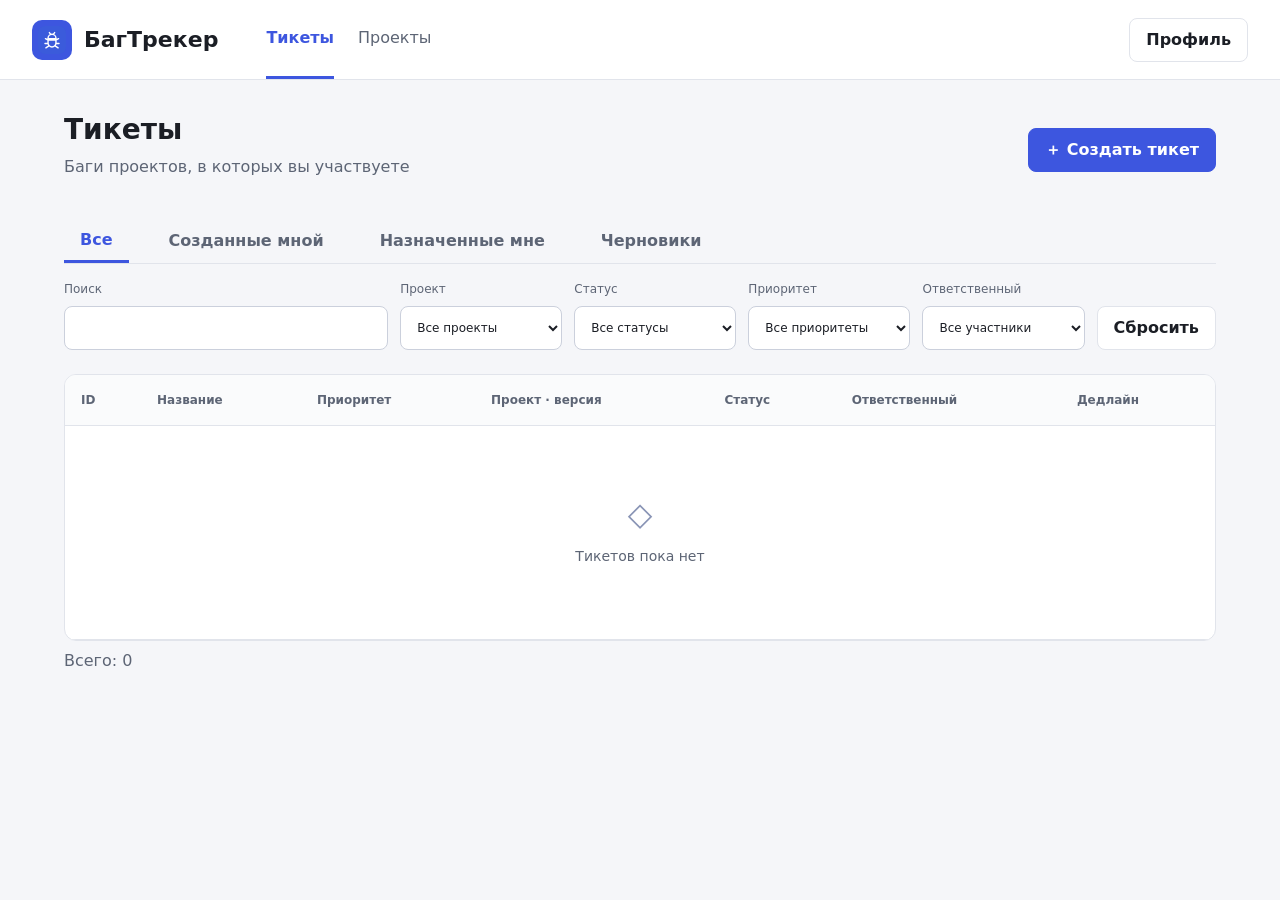
<file: index.html>
<!doctype html>
<html lang="ru">

<head>
  <meta charset="UTF-8">
  <meta name="viewport" content="width=device-width, initial-scale=1">
  <title>Тикеты — БагТрекер</title>
  <link rel="stylesheet" href="src/styles/main.css">
</head>

<body>
  <a class="skip" href="#main">К содержимому</a>

  <header>
    <a class="brand" href="index.html"><span class="logo"><img src="svg/icon.svg" alt=""></span>БагТрекер</a>
    <nav>
      <a href="index.html" class="active" aria-current="page">Тикеты</a>
      <a href="src/pages/projects.html">Проекты</a>
    </nav>
    <div class="account"><a class="button" href="#profile">Профиль</a></div>
  </header>
  <main id="main" class="container" tabindex="-1">
    <div class="heading">
      <div>
        <h1>Тикеты</h1>
        <p class="muted">Баги проектов, в которых вы участвуете</p>
      </div>

      <a class="button primary" href="src/pages/ticket-form.html">＋ Создать тикет</a>
    </div>

    <div class="tabs" role="group">
      <button class="active" aria-pressed="true">Все</button>
      <button aria-pressed="false">Созданные мной</button>
      <button aria-pressed="false">Назначенные мне</button>
      <button aria-pressed="false">Черновики</button>
    </div>

    <div id="filters" class="filters">
      <label>Поиск<input name="search" type="search"></label>

      <label>Проект<select name="projectId">
          <option value="">Все проекты</option>
        </select></label>

      <label>Статус
        <select name="status">
          <option value="">Все статусы</option>
        </select>
      </label>

      <label>Приоритет
        <select name="priority">
          <option value="">Все приоритеты</option>
        </select>
      </label>

      <label>Ответственный
        <select name="assigneeId">
          <option value="">Все участники</option>
        </select>
      </label>
      <button type="reset">Сбросить</button>

    </div>
    <div class="table-wrap">
      <table>
        <thead>
          <tr>
            <th scope="col">ID</th>
            <th scope="col">Название</th>
            <th scope="col">Приоритет</th>
            <th scope="col">Проект · версия</th>
            <th scope="col">Статус</th>
            <th scope="col">Ответственный</th>
            <th scope="col">Дедлайн</th>
          </tr>
        </thead>
        <tbody>
          <tr>
            <td colspan="7">
              <div class="empty"><span class="empty-symbol" aria-hidden="true">◇</span>
                <p>Тикетов пока нет</p>
              </div>
            </td>
          </tr>
        </tbody>
      </table>
    </div>

    <p class="muted">Всего: <span id="count">0</span></p>
  </main>
  <section id="profile" class="modal" role="dialog" aria-modal="true" aria-labelledby="profile-title">
    <div class="modal-panel">
      <div class="heading">
        <h2 id="profile-title">Профиль</h2><a class="button" href="#main" aria-label="Закрыть">×</a>
      </div>
      <div class="stack">
        <label>Имя<input name="name" autocomplete="name" required></label>
        <label>Email<input name="email" type="email" autocomplete="email" required></label>

        <p class="error" role="alert"></p>
        <div class="actions"><a class="button" href="#main">Отмена</a><button type="button"
            class="primary">Сохранить</button></div>
      </div>
    </div>
  </section>
</body>

</html>
</file>
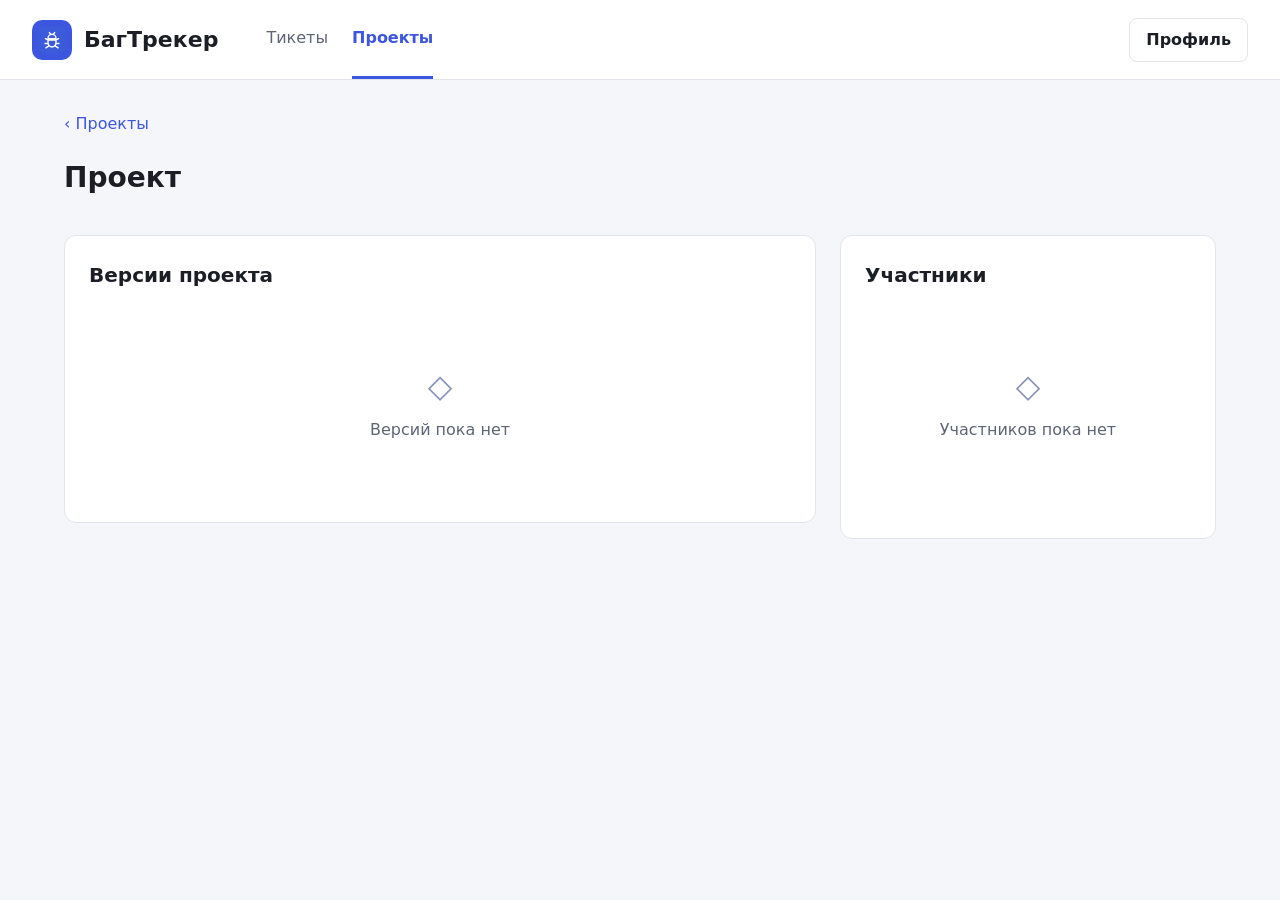
<file: src/pages/project.html>
<!doctype html>
<html lang="ru">
  <head>
    <meta charset="UTF-8">
    <meta name="viewport" content="width=device-width, initial-scale=1">
    <title>Проект — БагТрекер</title>
    <link rel="stylesheet" href="../styles/main.css">
  </head>

  <body>
    <a class="skip" href="#main">К содержимому</a>

    <header>
      <a class="brand" href="../../index.html">
        <span class="logo">
          <img src="../../svg/icon.svg" alt="">
        </span>
        БагТрекер
      </a>

      <nav>
        <a href="../../index.html">Тикеты</a>
        <a href="projects.html" class="active" aria-current="page">Проекты</a>
      </nav>

      <div class="account">
        <a class="button" href="#profile">Профиль</a>
      </div>
    </header>

    <main id="main" class="container" tabindex="-1">
      <a class="back" href="projects.html">‹ Проекты</a>

      <div class="heading">
        <div>
          <h1>Проект</h1>
          <p class="muted"></p>
        </div>
      </div>

      <div class="columns">
        <section class="panel">
          <h2>Версии проекта</h2>

          <div>
            <div class="empty">
              <span class="empty-symbol" aria-hidden="true">◇</span>
              <p>Версий пока нет</p>
            </div>
          </div>
          <table id="versions-table" hidden>
            <thead>
              <tr>
                <th scope="col">Версия</th>
                <th scope="col">Статус</th>
              </tr>
            </thead>
            <tbody id="versions"></tbody>
          </table>
        </section>

        <aside class="panel">
          <h2>Участники</h2>

          <div>
            <div class="empty">
              <span class="empty-symbol" aria-hidden="true">◇</span>
              <p>Участников пока нет</p>
            </div>
          </div>
          <ul id="members"></ul>
        </aside>
      </div>
    </main>

    <section id="profile" class="modal" role="dialog" aria-modal="true" aria-labelledby="profile-title">
      <div class="modal-panel">
        <div class="heading">
          <h2 id="profile-title">Профиль</h2>
          <a class="button" href="#main" aria-label="Закрыть">×</a>
        </div>

        <div class="stack">
          <label>
            Имя
            <input name="name" autocomplete="name" required>
          </label>
          <label>
            Email
            <input name="email" type="email" autocomplete="email" required>
          </label>
          <p class="error" role="alert"></p>

          <div class="actions">
            <a class="button" href="#main">Отмена</a>
            <button type="button" class="primary">Сохранить</button>
          </div>
        </div>
      </div>
    </section>
  </body>
</html>
</file>
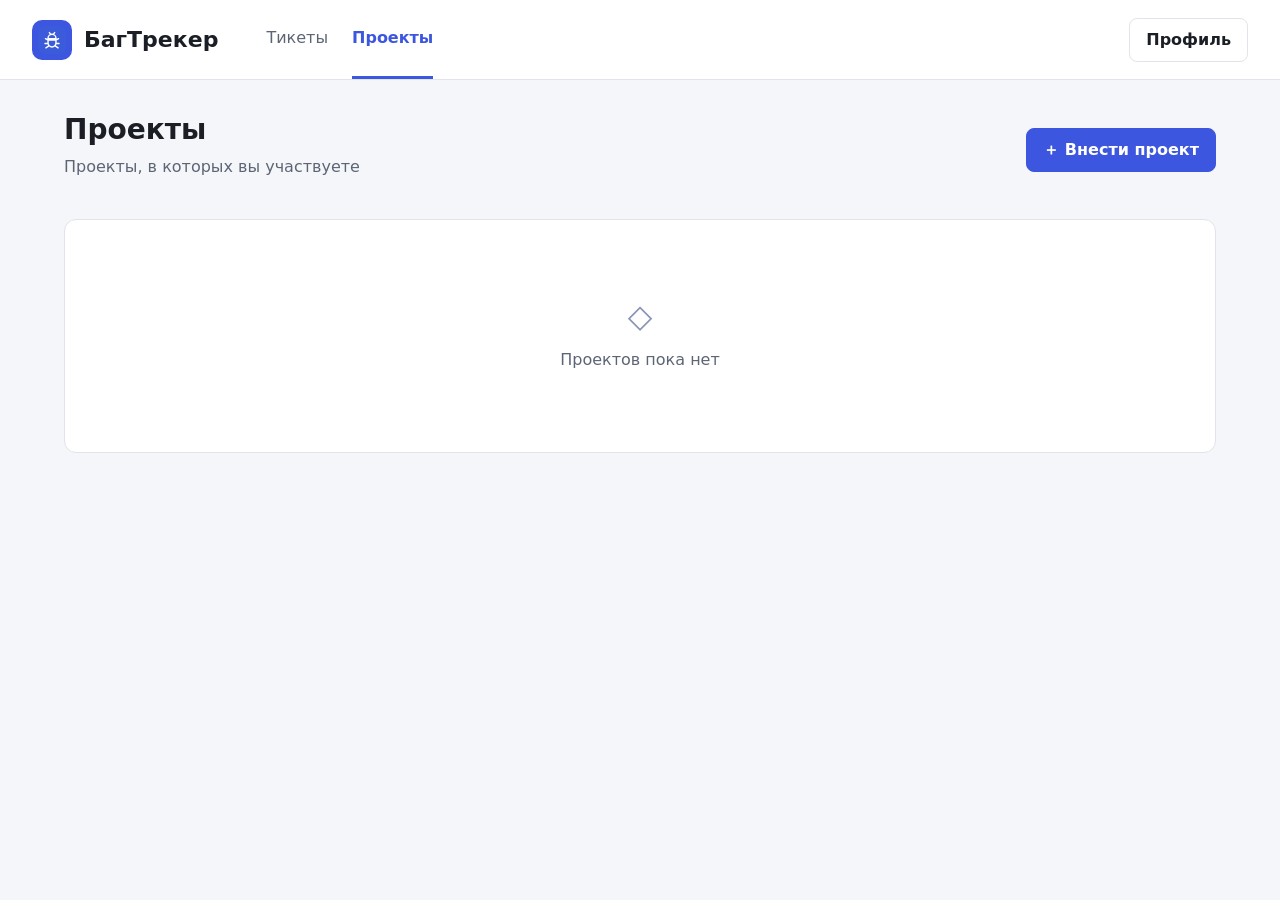
<file: src/pages/projects.html>
<!doctype html>
<html lang="ru">
  <head>
    <meta charset="UTF-8">
    <meta name="viewport" content="width=device-width, initial-scale=1">
    <title>Проекты — БагТрекер</title>
    <link rel="stylesheet" href="../styles/main.css">
  </head>

  <body>
    <a class="skip" href="#main">К содержимому</a>

    <header>
      <a class="brand" href="../../index.html">
        <span class="logo">
          <img src="../../svg/icon.svg" alt="">
        </span>
        БагТрекер
      </a>

      <nav>
        <a href="../../index.html">Тикеты</a>
        <a href="projects.html" class="active" aria-current="page">Проекты</a>
      </nav>

      <div class="account">
        <a class="button" href="#profile">Профиль</a>
      </div>
    </header>

    <main id="main" class="container" tabindex="-1">
      <div class="heading">
        <div>
          <h1>Проекты</h1>
          <p class="muted">Проекты, в которых вы участвуете</p>
        </div>
        <a class="button primary" href="#project">＋ Внести проект</a>
      </div>

      <div class="panel">
        <div class="empty">
          <span class="empty-symbol" aria-hidden="true">◇</span>
          <p>Проектов пока нет</p>
        </div>
      </div>
    </main>

    <section id="profile" class="modal" role="dialog" aria-modal="true" aria-labelledby="profile-title">
      <div class="modal-panel">
        <div class="heading">
          <h2 id="profile-title">Профиль</h2>
          <a class="button" href="#main" aria-label="Закрыть">×</a>
        </div>

        <div class="stack">
          <label>
            Имя
            <input name="name" autocomplete="name" required>
          </label>
          <label>
            Email
            <input name="email" type="email" autocomplete="email" required>
          </label>
          <p class="error" role="alert"></p>

          <div class="actions">
            <a class="button" href="#main">Отмена</a>
            <button type="button" class="primary">Сохранить</button>
          </div>
        </div>
      </div>
    </section>

    <section id="project" class="modal" role="dialog" aria-modal="true" aria-labelledby="project-title">
      <div class="modal-panel">
        <div class="heading">
          <h2 id="project-title">Внести проект</h2>
          <a class="button" href="#main" aria-label="Закрыть">×</a>
        </div>

        <div class="stack">
          <label>
            Название
            <input name="name" required>
          </label>
          <label>
            Описание
            <textarea name="description"></textarea>
          </label>
          <label>
            Версия
            <input name="version">
          </label>
          <label>
            Участник
            <select name="memberId">
              <option value="">Не выбрано</option>
            </select>
          </label>
          <p class="error" role="alert"></p>

          <div class="actions">
            <a class="button" href="#main">Отмена</a>
            <button type="button" class="primary">Создать проект</button>
          </div>
        </div>
      </div>
    </section>
  </body>
</html>
</file>
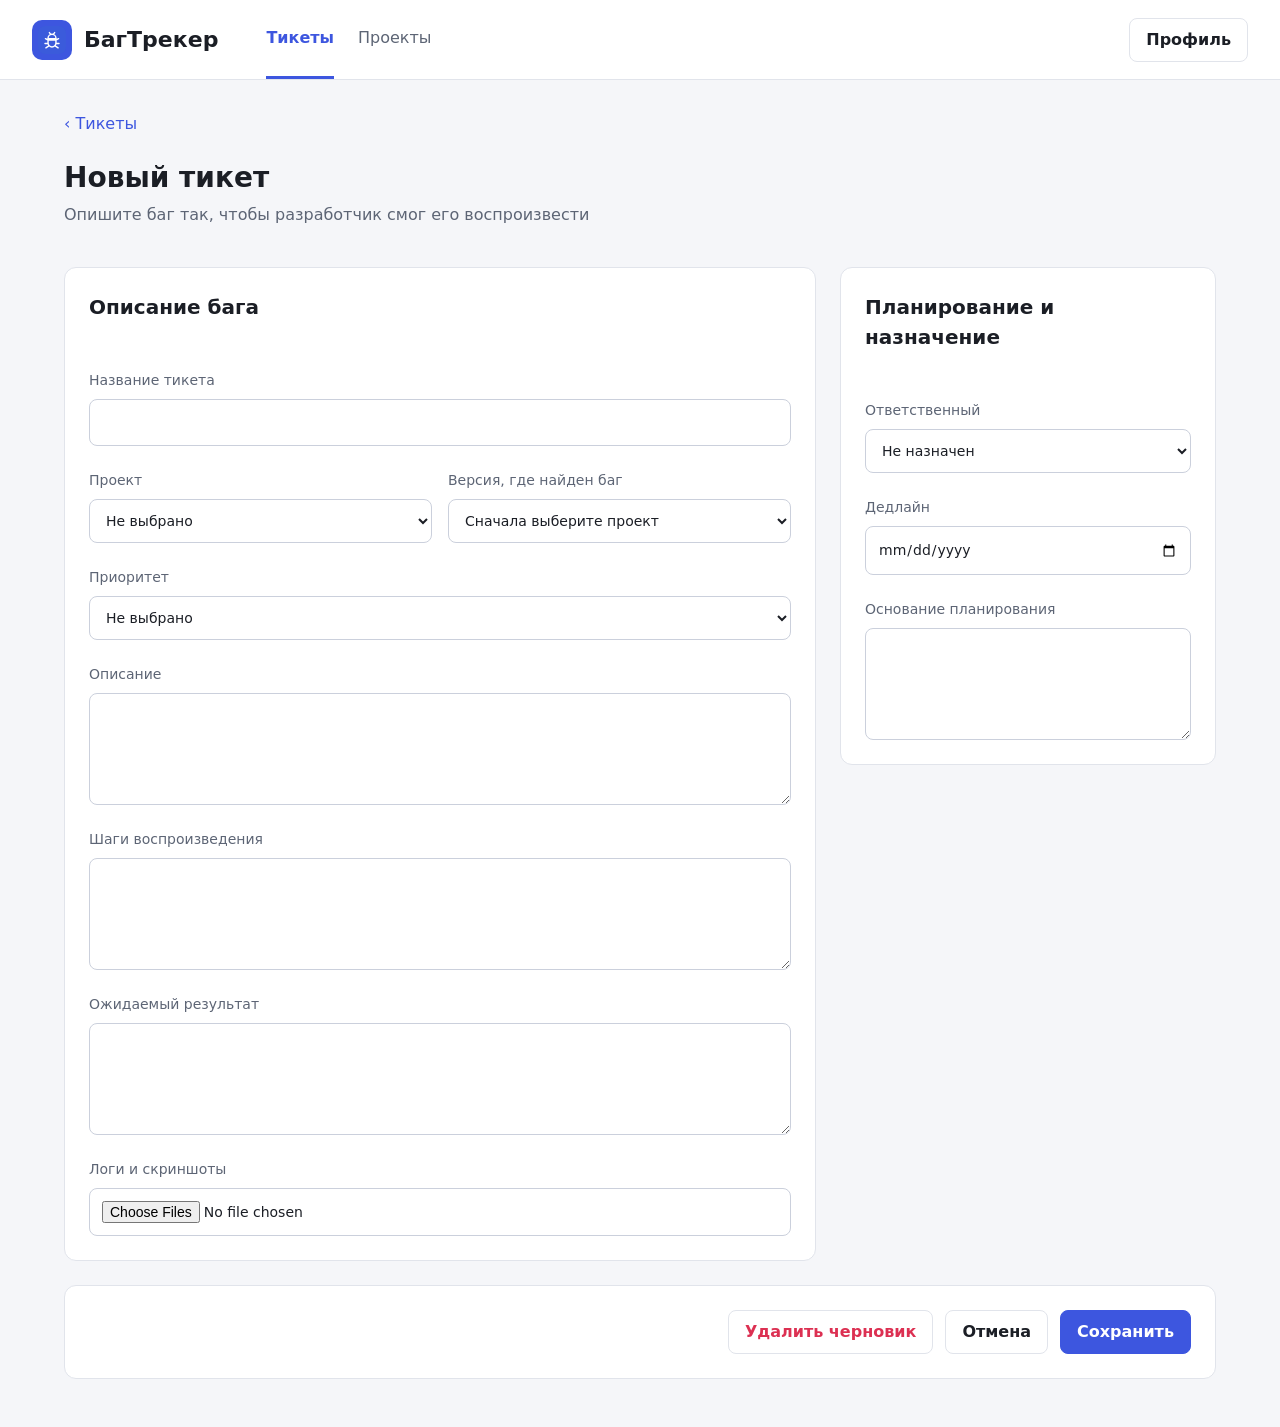
<file: src/pages/ticket-form.html>
<!doctype html>
<html lang="ru">
  <head>
    <meta charset="UTF-8">
    <meta name="viewport" content="width=device-width, initial-scale=1">
    <title>Новый тикет — БагТрекер</title>
    <link rel="stylesheet" href="../styles/main.css">
  </head>

  <body>
    <a class="skip" href="#main">К содержимому</a>

    <header>
      <a class="brand" href="../../index.html">
        <span class="logo">
          <img src="../../svg/icon.svg" alt="">
        </span>
        БагТрекер
      </a>

      <nav>
        <a href="../../index.html" class="active" aria-current="page">Тикеты</a>
        <a href="projects.html">Проекты</a>
      </nav>

      <div class="account">
        <a class="button" href="#profile">Профиль</a>
      </div>
    </header>

    <main id="main" class="container" tabindex="-1">
      <a class="back" href="../../index.html">‹ Тикеты</a>

      <div class="heading">
        <div>
          <h1 id="editor-title">Новый тикет</h1>
          <p class="muted">Опишите баг так, чтобы разработчик смог его воспроизвести</p>
        </div>
      </div>

      <div>
        <div class="columns">
          <section class="panel stack">
            <h2>Описание бага</h2>
            <label>
              Название тикета
              <input name="title" required>
            </label>

            <div class="form-grid">
              <label>
                Проект
                <select name="projectId">
                  <option value="">Не выбрано</option>
                </select>
              </label>
              <label>
                Версия, где найден баг
                <select name="versionId">
                  <option value="">Сначала выберите проект</option>
                </select>
              </label>
            </div>
            <label>
              Приоритет
              <select name="priority">
                <option value="">Не выбрано</option>
              </select>
            </label>
            <label>
              Описание
              <textarea name="description"></textarea>
            </label>
            <label>
              Шаги воспроизведения
              <textarea name="steps"></textarea>
            </label>
            <label>
              Ожидаемый результат
              <textarea name="expectedResult"></textarea>
            </label>
            <label>
              Логи и скриншоты
              <input type="file" name="attachments" multiple>
            </label>
          </section>

          <aside class="panel stack">
            <h2>Планирование и назначение</h2>
            <label>
              Ответственный
              <select name="assigneeId">
                <option value="">Не назначен</option>
              </select>
            </label>
            <label>
              Дедлайн
              <input name="deadline" type="date">
            </label>
            <label>
              Основание планирования
              <textarea name="reason"></textarea>
            </label>
          </aside>
        </div>

        <div class="panel actions">
          <a class="button danger" href="#delete">Удалить черновик</a>
          <a class="button" href="../../index.html">Отмена</a>
          <button class="primary" type="button">Сохранить</button>
        </div>
        <p class="error" role="alert"></p>
      </div>
    </main>

    <section id="profile" class="modal" role="dialog" aria-modal="true" aria-labelledby="profile-title">
      <div class="modal-panel">
        <div class="heading">
          <h2 id="profile-title">Профиль</h2>
          <a class="button" href="#main" aria-label="Закрыть">×</a>
        </div>

        <div class="stack">
          <label>
            Имя
            <input name="name" autocomplete="name" required>
          </label>
          <label>
            Email
            <input name="email" type="email" autocomplete="email" required>
          </label>
          <p class="error" role="alert"></p>

          <div class="actions">
            <a class="button" href="#main">Отмена</a>
            <button type="button" class="primary">Сохранить</button>
          </div>
        </div>
      </div>
    </section>

    <section id="delete" class="modal" role="dialog" aria-modal="true" aria-labelledby="delete-title">
      <div class="modal-panel">
        <div class="heading">
          <h2 id="delete-title">Удалить черновик</h2>
          <a class="button" href="#main" aria-label="Закрыть">×</a>
        </div>

        <div>
          <p>Черновик будет удалён без возможности восстановления.</p>
          <p class="error" role="alert"></p>

          <div class="actions">
            <a class="button" href="#main">Отмена</a>
            <button type="button" class="danger">Удалить</button>
          </div>
        </div>
      </div>
    </section>
  </body>
</html>
</file>
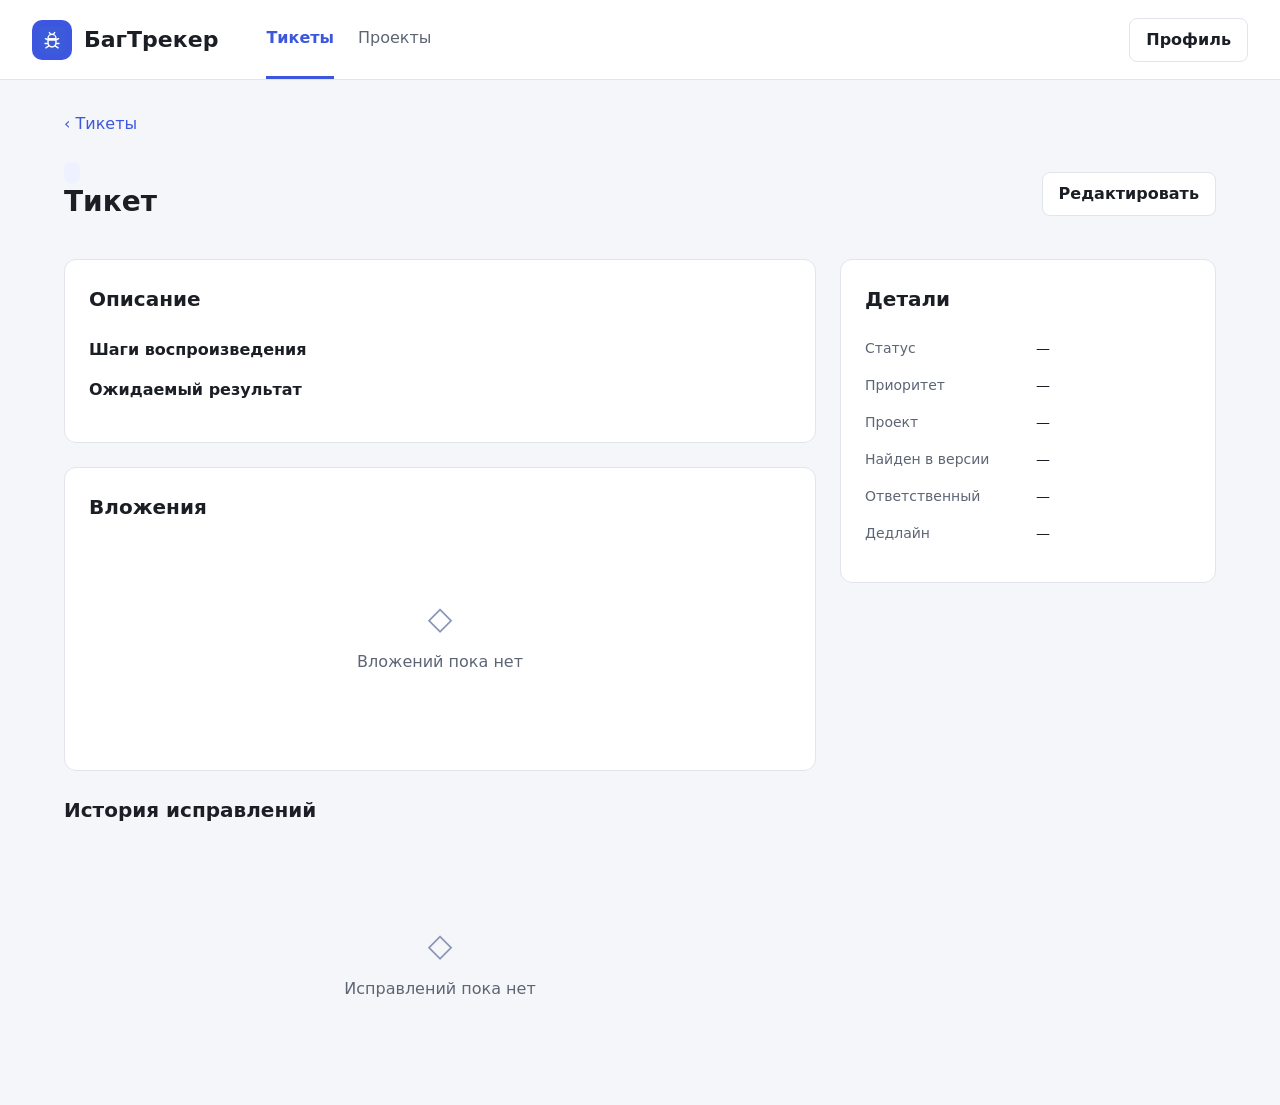
<file: src/pages/ticket.html>
<!doctype html>
<html lang="ru">
  <head>
    <meta charset="UTF-8">
    <meta name="viewport" content="width=device-width, initial-scale=1">
    <title>Тикет — БагТрекер</title>
    <link rel="stylesheet" href="../styles/main.css">
  </head>

  <body>
    <a class="skip" href="#main">К содержимому</a>

    <header>
      <a class="brand" href="../../index.html">
        <span class="logo">
          <img src="../../svg/icon.svg" alt="">
        </span>
        БагТрекер
      </a>

      <nav>
        <a href="../../index.html" class="active" aria-current="page">Тикеты</a>
        <a href="projects.html">Проекты</a>
      </nav>

      <div class="account">
        <a class="button" href="#profile">Профиль</a>
      </div>
    </header>

    <main id="main" class="container" tabindex="-1">
      <a class="back" href="../../index.html">‹ Тикеты</a>

      <div class="heading">
        <div>
          <span class="badge"></span>
          <h1>Тикет</h1>
          <p class="muted"></p>
        </div>
        <a class="button" href="ticket-form.html">Редактировать</a>
      </div>

      <div class="columns">
        <div class="stack">
          <section class="panel">
            <h2>Описание</h2>
            <p class="multiline"></p>
            <h3>Шаги воспроизведения</h3>
            <p class="multiline"></p>
            <h3>Ожидаемый результат</h3>
            <p class="multiline"></p>
          </section>

          <section class="panel">
            <h2>Вложения</h2>

            <div>
              <div class="empty">
                <span class="empty-symbol" aria-hidden="true">◇</span>
                <p>Вложений пока нет</p>
              </div>
            </div>
            <ul id="attachments"></ul>
          </section>

          <section class="stack">
            <h2>История исправлений</h2>

            <div>
              <div class="empty">
                <span class="empty-symbol" aria-hidden="true">◇</span>
                <p>Исправлений пока нет</p>
              </div>
            </div>
          </section>
        </div>

        <aside class="panel">
          <h2>Детали</h2>
          <dl>
            <dt>Статус</dt>
            <dd>—</dd>
            <dt>Приоритет</dt>
            <dd>—</dd>
            <dt>Проект</dt>
            <dd>—</dd>
            <dt>Найден в версии</dt>
            <dd>—</dd>
            <dt>Ответственный</dt>
            <dd>—</dd>
            <dt>Дедлайн</dt>
            <dd>—</dd>
          </dl>
        </aside>
      </div>
    </main>

    <section id="profile" class="modal" role="dialog" aria-modal="true" aria-labelledby="profile-title">
      <div class="modal-panel">
        <div class="heading">
          <h2 id="profile-title">Профиль</h2>
          <a class="button" href="#main" aria-label="Закрыть">×</a>
        </div>

        <div class="stack">
          <label>
            Имя
            <input name="name" autocomplete="name" required>
          </label>
          <label>
            Email
            <input name="email" type="email" autocomplete="email" required>
          </label>
          <p class="error" role="alert"></p>

          <div class="actions">
            <a class="button" href="#main">Отмена</a>
            <button type="button" class="primary">Сохранить</button>
          </div>
        </div>
      </div>
    </section>
  </body>
</html>
</file>
<file: src/styles/main.css>
:root {
  --primary: #3d56df;
  --primary-light: #eef1ff;
  --text: #1b1e25;
  --muted: #5d6575;
  --border: #e1e4eb;
  --bg: #f5f6f9;
  --danger: #dc3052;
  --success: #27863b;
  --s1: 4px;
  --s2: 8px;
  --s3: 12px;
  --s4: 16px;
  --s6: 24px;
  --s8: 32px;
  --s12: 48px;
  --radius: 12px;
  --container: 1200px;
  font: 16px/1.5 system-ui, sans-serif;
  color: var(--text);
  background: var(--bg)
}

* {
  box-sizing: border-box
}

body {
  margin: 0
}

a {
  color: var(--primary);
  text-decoration: none
}

button,
input,
select,
textarea {
  font: inherit
}

button,
.button {
  display: inline-flex;
  align-items: center;
  justify-content: center;
  gap: var(--s2);
  min-height: 44px;
  padding: var(--s2) var(--s4);
  border: 1px solid var(--border);
  border-radius: 8px;
  background: white;
  color: var(--text);
  cursor: pointer;
  font-weight: 600
}

button:hover,
.button:hover {
  background: var(--primary-light)
}

.primary {
  background: var(--primary);
  color: white;
  border-color: var(--primary)
}

.primary:hover {
  background: #3048c6
}

.danger {
  color: var(--danger)
}

.success {
  background: var(--success);
  color: white
}

button:disabled {
  opacity: .5;
  cursor: not-allowed
}

:focus-visible {
  outline: 3px solid #899bff;
  outline-offset: 3px
}

header {
  height: 80px;
  display: flex;
  align-items: center;
  gap: var(--s12);
  padding: 0 var(--s8);
  background: white;
  border-bottom: 1px solid var(--border)
}

.brand {
  display: flex;
  align-items: center;
  gap: var(--s3);
  font-size: 22px;
  font-weight: 750;
  color: var(--text)
}

.logo {
  display: grid;
  place-items: center;
  width: 40px;
  height: 40px;
  background: var(--primary);
  border-radius: 10px
}

.logo img {
  width: 28px;
  height: 28px
}

nav {
  display: flex;
  align-self: stretch;
  gap: var(--s6)
}

nav a {
  display: flex;
  align-items: center;
  border-bottom: 3px solid transparent;
  color: var(--muted)
}

nav a.active {
  color: var(--primary);
  border-color: var(--primary);
  font-weight: 600
}

.account {
  margin-left: auto;
  display: flex;
  gap: var(--s4);
  align-items: center
}

.container {
  max-width: var(--container);
  margin: auto;
  padding: var(--s8) var(--s6) var(--s12)
}

h1 {
  font-size: 28px;
  line-height: 1.25;
  margin: 0 0 var(--s2)
}

h2 {
  font-size: 20px;
  margin: 0 0 var(--s6)
}

h3 {
  font-size: 16px
}

p {
  margin: var(--s2) 0
}

.muted,
small {
  color: var(--muted)
}

.heading,
.row {
  display: flex;
  justify-content: space-between;
  align-items: center;
  gap: var(--s4)
}

.heading {
  margin-bottom: var(--s8)
}

.tabs {
  display: flex;
  gap: var(--s6);
  border-bottom: 1px solid var(--border);
  margin-bottom: var(--s4)
}

.tabs button {
  border: 0;
  border-radius: 0;
  background: none;
  color: var(--muted)
}

.tabs button.active {
  border-bottom: 3px solid var(--primary);
  color: var(--primary)
}

.filters {
  display: grid;
  grid-template-columns: 2fr repeat(4, 1fr) auto;
  gap: var(--s3);
  margin-bottom: var(--s6);
  align-items: end
}

.filters label {
  font-size: 12px
}

.panel {
  padding: var(--s6);
  border: 1px solid var(--border);
  border-radius: var(--radius);
  background: white
}

.stack {
  display: grid;
  gap: var(--s6)
}

.columns {
  display: grid;
  grid-template-columns: minmax(0, 2fr) minmax(280px, 1fr);
  gap: var(--s6);
  align-items: start
}

.grid {
  display: grid;
  grid-template-columns: repeat(auto-fit, minmax(min(280px, 100%), 1fr));
  gap: var(--s6)
}

label {
  display: block;
  font-size: 14px;
  color: var(--muted)
}

input,
select,
textarea {
  display: block;
  width: 100%;
  margin-top: var(--s2);
  padding: var(--s3);
  border: 1px solid #cbd0dc;
  border-radius: 8px;
  background: white;
  color: var(--text);
  min-height: 44px
}

textarea {
  resize: vertical;
  min-height: 112px
}

.form-grid {
  display: grid;
  grid-template-columns: 1fr 1fr;
  gap: var(--s4)
}

.required,
.error {
  color: var(--danger)
}

.error:empty {
  display: none
}

.notice {
  background: var(--primary-light);
  color: #3449bb;
  padding: var(--s4);
  border-radius: 8px;
  font-size: 14px
}

.actions {
  display: flex;
  justify-content: flex-end;
  gap: var(--s3);
  margin-top: var(--s6)
}

.table-wrap {
  overflow: auto;
  background: white;
  border: 1px solid var(--border);
  border-radius: var(--radius)
}

table {
  border-collapse: collapse;
  width: 100%;
  white-space: nowrap;
  text-align: left
}

th,
td {
  padding: var(--s4);
  border-bottom: 1px solid var(--border);
  font-size: 14px
}

th {
  background: #fafbfc;
  color: var(--muted);
  font-size: 12px
}

.empty {
  text-align: center;
  padding: var(--s12) var(--s6);
  color: var(--muted)
}

.empty-symbol {
  font-size: 32px;
  color: #8994b5
}

.badge {
  padding: var(--s1) var(--s2);
  border-radius: 20px;
  background: var(--primary-light);
  color: var(--primary);
  font-size: 12px
}

.closed {
  background: #e9f8ec;
  color: var(--success)
}

.review {
  background: #f1eaff;
  color: #7041c5
}

.in_progress {
  background: #fff1df;
  color: #a85700
}

.back {
  display: inline-block;
  margin-bottom: var(--s6)
}

dl {
  display: grid;
  grid-template-columns: 1fr 1fr;
  gap: var(--s4);
  font-size: 14px
}

dt {
  color: var(--muted)
}

dd {
  margin: 0;
  overflow-wrap: anywhere
}

.skip {
  position: fixed;
  top: -100px
}

.skip:focus {
  top: 0;
  background: white;
  padding: 16px;
  z-index: 10
}

@media(max-width:64em) {
  .filters {
    grid-template-columns: repeat(3, 1fr)
  }

  header {
    gap: var(--s6)
  }

  .account {
    font-size: 14px
  }

}

@media(max-width:48em) {
  header {
    height: auto;
    min-height: 72px;
    flex-wrap: wrap;
    padding: var(--s4);
    gap: var(--s4)
  }

  .brand {
    font-size: 18px
  }

  .account {
    margin-left: 0
  }

  nav {
    min-height: 44px
  }

  .container {
    padding: var(--s6) var(--s4)
  }

  .columns,
  .form-grid {
    grid-template-columns: 1fr
  }

  .filters {
    grid-template-columns: 1fr 1fr
  }

  .heading {
    align-items: flex-start;
    flex-wrap: wrap
  }

  h1 {
    font-size: 24px
  }

  .tabs {
    gap: var(--s2);
    overflow: auto
  }

  .row {
    flex-wrap: wrap
  }

}

@media(max-width:24em) {
  .filters {
    grid-template-columns: 1fr
  }

}

[hidden] {
  display: none !important
}

.multiline {
  white-space: pre-wrap
}
.modal { display: none; position: fixed; inset: 0; z-index: 10; overflow: auto; padding: var(--s6); background: #19213480; }
.modal:target { display: grid; place-items: center; }
.modal-panel { width: min(560px, 100%); padding: var(--s8); border-radius: 16px; background: white; box-shadow: 0 24px 80px #18203030; }
.modal-panel h2 { margin: 0; }
@media (max-width: 48em) { .modal-panel { padding: var(--s6); } }
</file>
